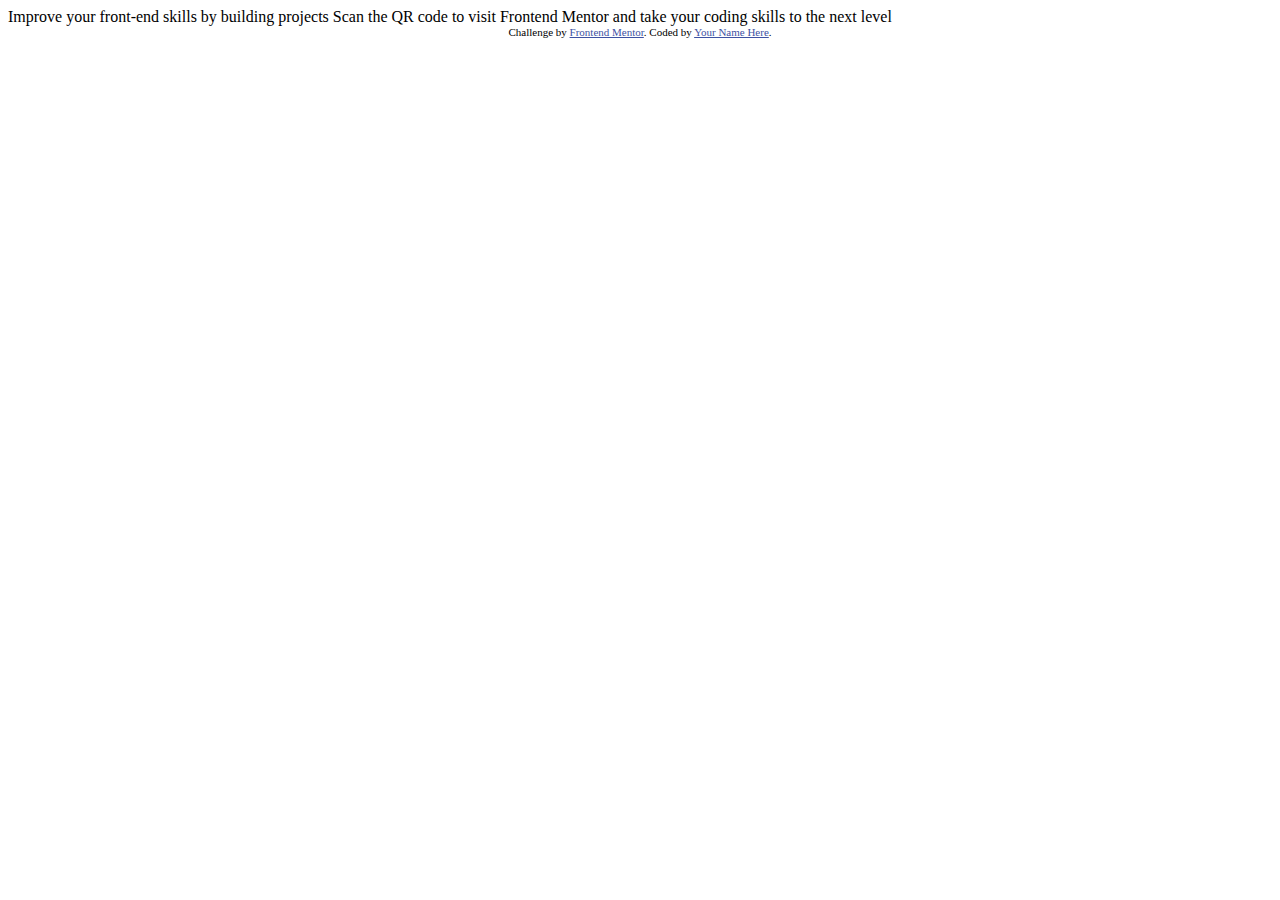
<file: qr-code-component-main/index.html>
<!DOCTYPE html>
<html lang="en">
<head>
  <meta charset="UTF-8">
  <meta name="viewport" content="width=device-width, initial-scale=1.0"> <!-- displays site properly based on user's device -->

  <link rel="icon" type="image/png" sizes="32x32" href="./images/favicon-32x32.png">
  
  <title>Frontend Mentor | QR code component</title>

  <!-- Feel free to remove these styles or customise in your own stylesheet 👍 -->
  <style>
    .attribution { font-size: 11px; text-align: center; }
    .attribution a { color: hsl(228, 45%, 44%); }
  </style>
</head>
<body>

  Improve your front-end skills by building projects

  Scan the QR code to visit Frontend Mentor and take your coding skills to the next level
  
  <div class="attribution">
    Challenge by <a href="https://www.frontendmentor.io?ref=challenge" target="_blank">Frontend Mentor</a>. 
    Coded by <a href="#">Your Name Here</a>.
  </div>
</body>
</html>
</file>
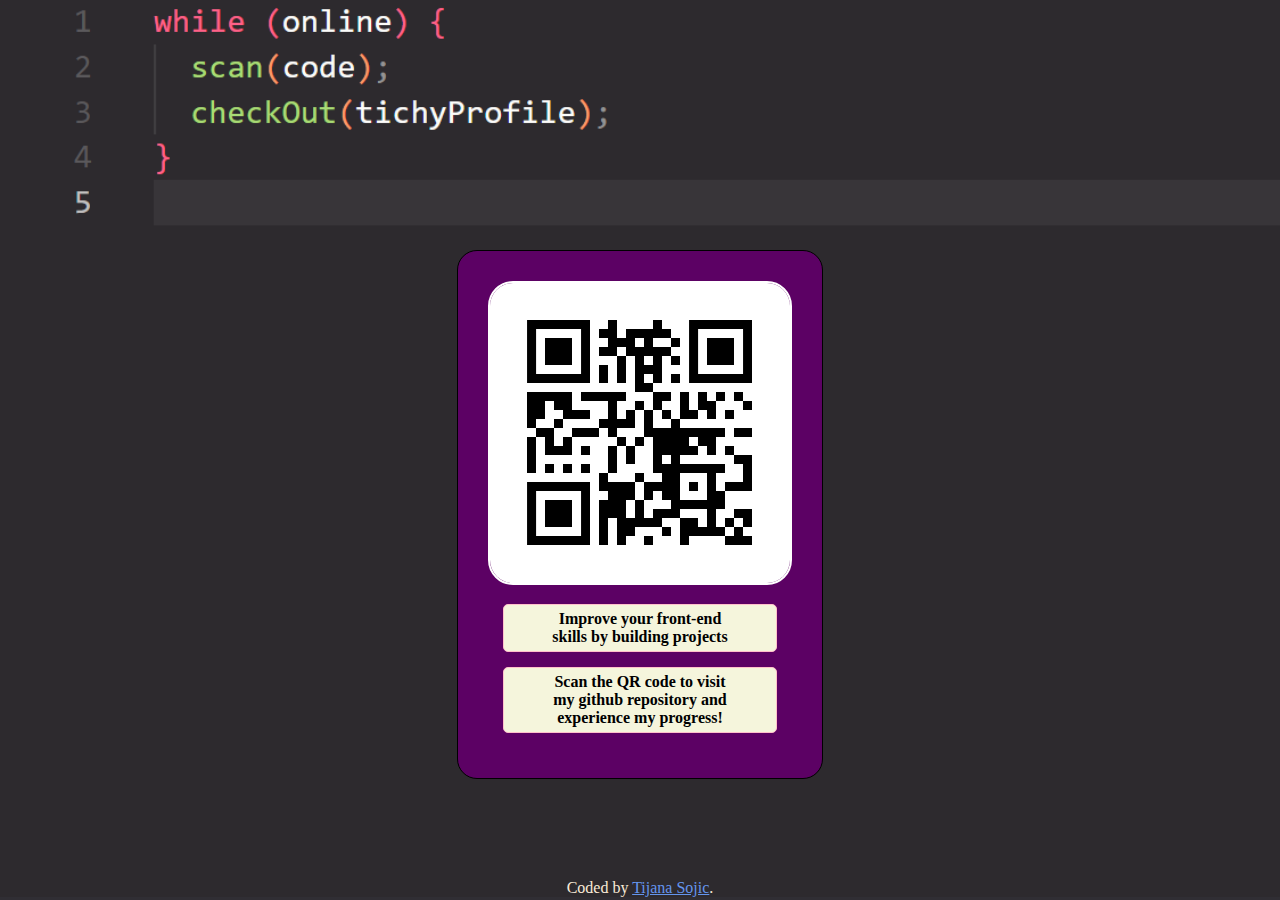
<file: QRcodeprojekat/index.html>
<!DOCTYPE html>
<html lang="en">
  <head>
    <meta charset="UTF-8" />
    <meta name="viewport" content="width=device-width, initial-scale=1.0" />
    <!-- displays site properly based on user's device -->
    <title>Frontend Mentor | QR code component</title>

    <link href="izgledSajta.css" rel="stylesheet" />
  </head>
  <body>
    <div class="pageBody">
      <img src="images/frame.png" />
      <p>Improve your front-end <br />skills by building projects</p>
      <p>
        Scan the QR code to visit<br />
        my github repository and <br />
        experience my progress!
      </p>
    </div>

    <div class="attribution">
      Coded by
      <a href="https://github.com/Tichyyy" target="_blank">Tijana Sojic</a>.
    </div>
  </body>
</html>
</file>
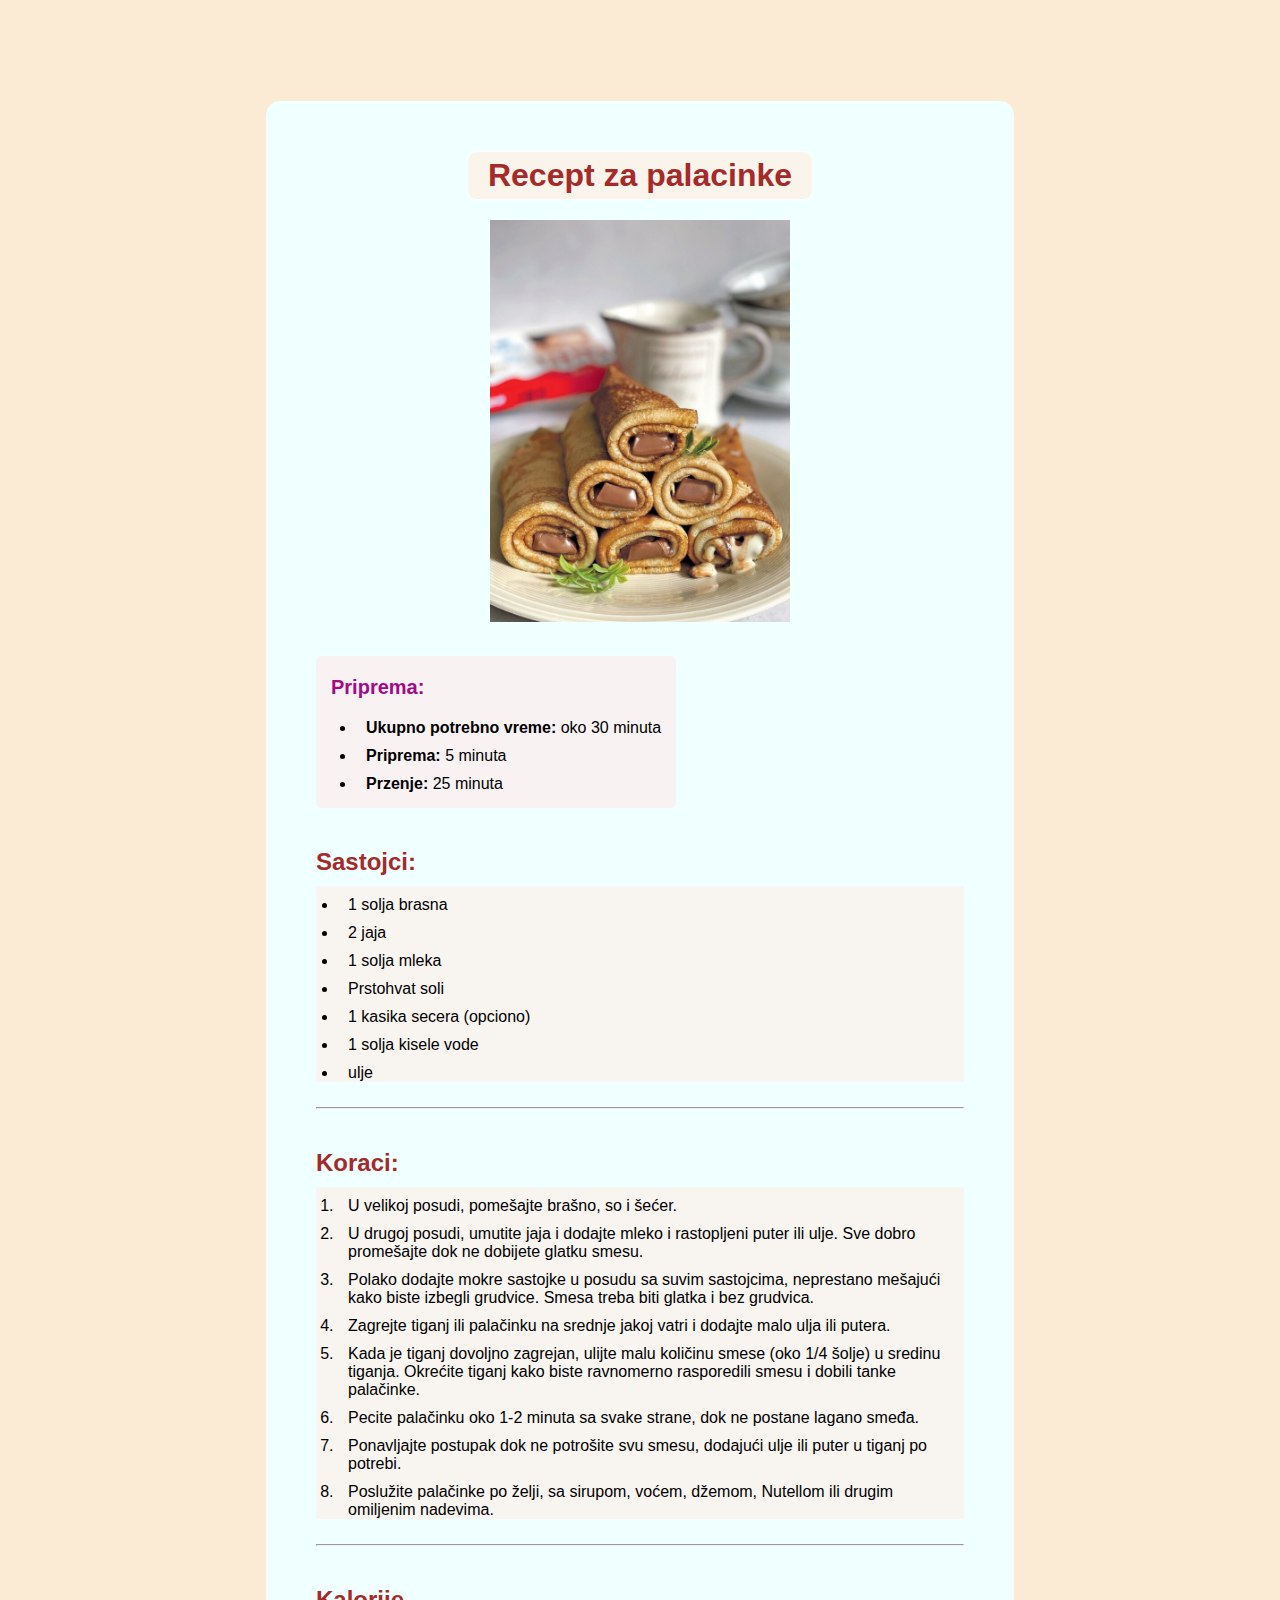
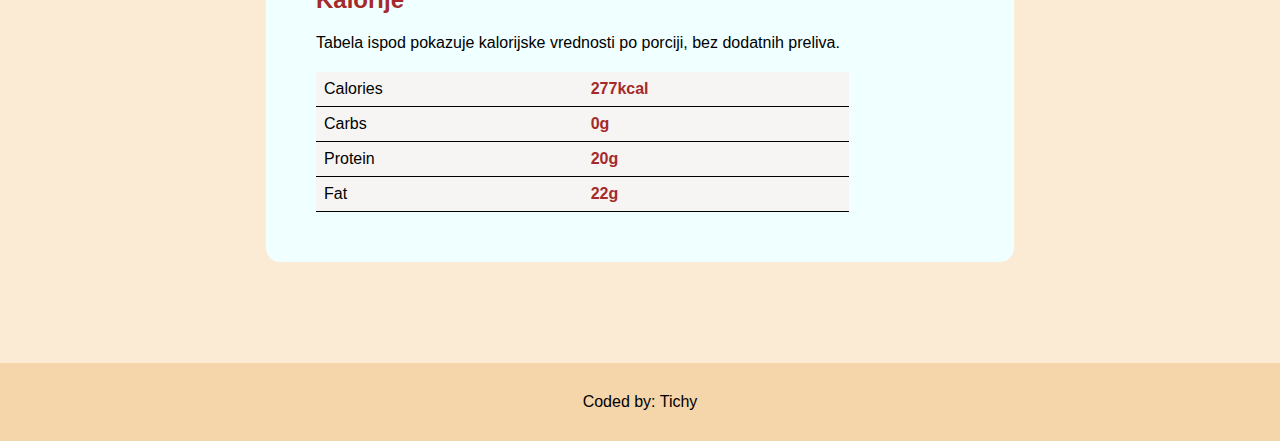
<file: Recept/index.html>
<!DOCTYPE html>
<html lang="en">
  <head>
    <meta charset="UTF-8" />
    <meta name="viewport" content="width=device-width, initial-scale=1.0" />
    <title>Serbian Pancakes Recipe</title>
    <link href="izgled.css" rel="stylesheet" />
  </head>
  <body>
    <div class="recept">
      <h1 id="tema">Recept za palacinke</h1>
      <img id="palacinke" src="images/palacinke.jpg" alt="slika palacinke" />

      <ul class="priprema">
        <p class="pripremaNaziv">Priprema:</p>
        <li><b>Ukupno potrebno vreme:</b> oko 30 minuta</li>
        <li><b>Priprema: </b>5 minuta</li>
        <li><b>Przenje: </b>25 minuta</li>
      </ul>
      <p class="sastojciNaziv">Sastojci:</p>
      <ul class="sastojci">
        <li>1 solja brasna</li>
        <li>2 jaja</li>
        <li>1 solja mleka</li>
        <li>Prstohvat soli</li>
        <li>1 kasika secera (opciono)</li>
        <li>1 solja kisele vode</li>
        <li>ulje</li>
      </ul>
      <hr class="prelaz" />
      <p class="sastojciNaziv">Koraci:</p>
      <ol class="sastojci">
        <li>U velikoj posudi, pomešajte brašno, so i šećer.</li>
        <li>
          U drugoj posudi, umutite jaja i dodajte mleko i rastopljeni puter ili
          ulje. Sve dobro promešajte dok ne dobijete glatku smesu.
        </li>
        <li>
          Polako dodajte mokre sastojke u posudu sa suvim sastojcima, neprestano
          mešajući kako biste izbegli grudvice. Smesa treba biti glatka i bez
          grudvica.
        </li>
        <li>
          Zagrejte tiganj ili palačinku na srednje jakoj vatri i dodajte malo
          ulja ili putera.
        </li>
        <li>
          Kada je tiganj dovoljno zagrejan, ulijte malu količinu smese (oko 1/4
          šolje) u sredinu tiganja. Okrećite tiganj kako biste ravnomerno
          rasporedili smesu i dobili tanke palačinke.
        </li>
        <li>
          Pecite palačinku oko 1-2 minuta sa svake strane, dok ne postane lagano
          smeđa.
        </li>
        <li>
          Ponavljajte postupak dok ne potrošite svu smesu, dodajući ulje ili
          puter u tiganj po potrebi.
        </li>
        <li>
          Poslužite palačinke po želji, sa sirupom, voćem, džemom, Nutellom ili
          drugim omiljenim nadevima.
        </li>
      </ol>
      <hr class="prelaz" />
      <p class="sastojciNaziv">Kalorije</p>
      <div class="tabela">
        <p>
          Tabela ispod pokazuje kalorijske vrednosti po porciji, bez dodatnih
          preliva.
        </p>
        <table>
          <tr>
            <td>Calories</td>
            <td class="boja">277kcal</td>
          </tr>
          <tr>
            <td>Carbs</td>
            <td class="boja">0g</td>
          </tr>
          <tr>
            <td>Protein</td>
            <td class="boja">20g</td>
          </tr>
          <tr>
            <td>Fat</td>
            <td class="boja">22g</td>
          </tr>
        </table>
      </div>
    </div>

    <footer id="futer">Coded by: Tichy</footer>
  </body>
</html>
</file>
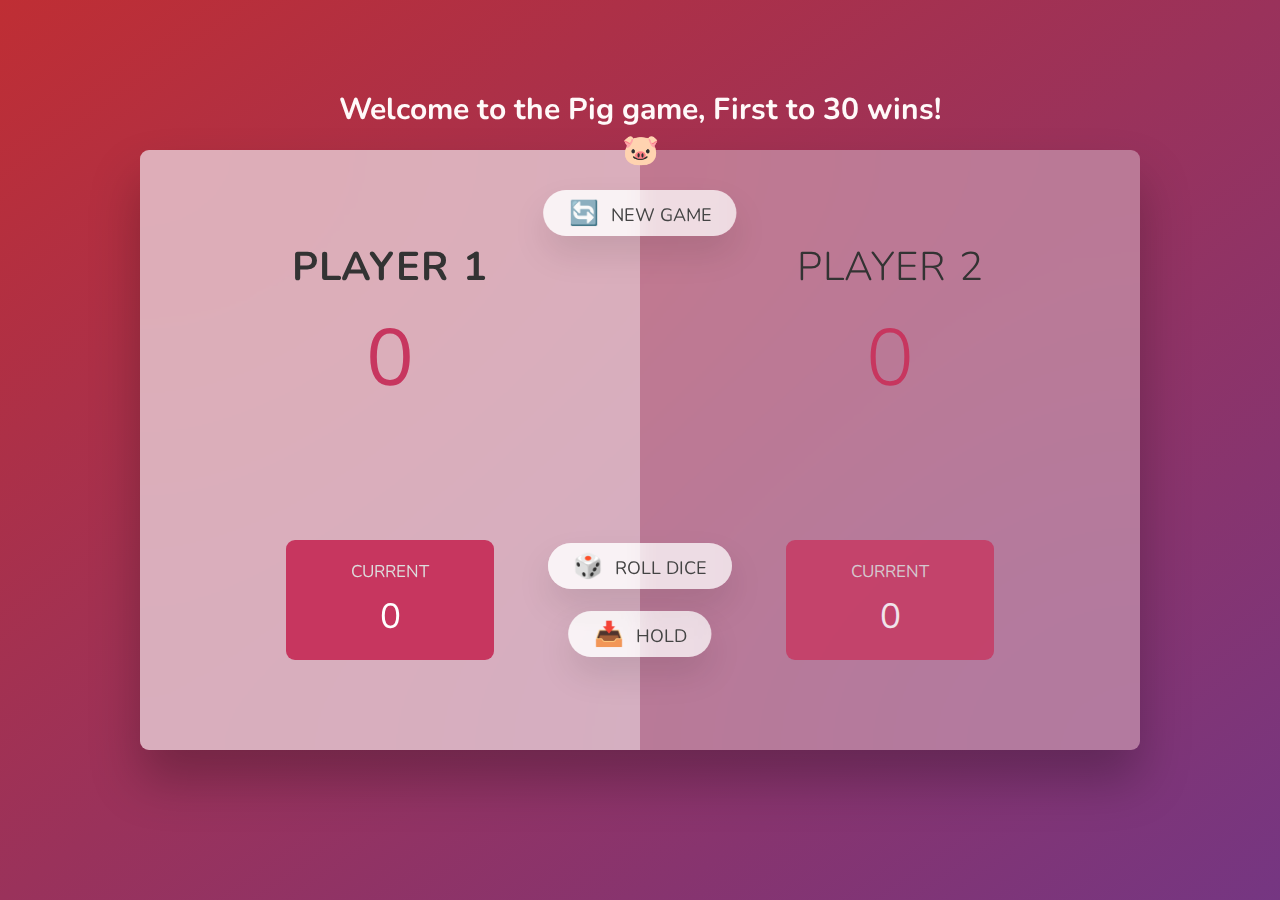
<file: PIG GAME/starter/index.html>
<!DOCTYPE html>
<html lang="en">
  <head>
    <meta charset="UTF-8" />
    <meta name="viewport" content="width=device-width, initial-scale=1.0" />
    <meta http-equiv="X-UA-Compatible" content="ie=edge" />
    <link rel="stylesheet" href="style.css" />
    <title>Pig Game</title>
  </head>
  <h1 class="game-title">Welcome to the Pig game, First to 30 wins! 🐷</h1>
  <body>
    <main>
      <section class="player player--0 player--active">
        <h2 class="name" id="name--0">Player 1</h2>
        <p class="score" id="score--0">43</p>
        <div class="current">
          <p class="current-label">Current</p>
          <p class="current-score" id="current--0">0</p>
        </div>
      </section>
      <section class="player player--1">
        <h2 class="name" id="name--1">Player 2</h2>
        <p class="score" id="score--1">24</p>
        <div class="current">
          <p class="current-label">Current</p>
          <p class="current-score" id="current--1">0</p>
        </div>
      </section>

      <img src="dice-5.png" alt="Playing dice" class="dice" />
      <button class="btn btn--new">🔄 New game</button>
      <button class="btn btn--roll">🎲 Roll dice</button>
      <button class="btn btn--hold">📥 Hold</button>
    </main>
    <script src="script.js"></script>
  </body>
</html>
</file>
<file: QRcodeprojekat/izgledSajta.css>
#boldovano {
  padding: 10px;
}

.pageBody {
  text-align: center;
  border: 1px solid black;
  width: fit-content;
  padding: 30px;
  margin: auto;
  background-color: rgb(92, 1, 100);
  border-radius: 20px;
  margin-top: 250px;
}

.attribution {
  padding-top: 100px;
  text-align: center;
  color: antiquewhite;
}

.attribution a {
  color: cornflowerblue;
}

.attribution a:active {
  color: violet;
}

* {
  padding: 0;
  margin: 0;
  box-sizing: border-box;
}

.pageBody img {
  border: 2px solid white;
  border-radius: 25px;
}

.pageBody p {
  border: 1px solid pink;
  font-weight: bold;
  padding: 5px;
  border-radius: 5px;
  margin: 15px;
  background-color: beige;
}

.pageBody p:hover {
  background-color: rgb(232, 144, 231);
  border-color: aqua;
}

.pageBody img:hover {
  border-color: rgb(223, 104, 183);
}

body {
  margin: auto;
  background-image: url(images/pozadina.png);
  background-repeat: no-repeat;
  background-size: cover;
  background-color: rgb(48, 46, 52);
}
</file>
<file: Recept/izgled.css>
#palacinke {
  width: 300px;
}

.priprema {
  font-family: Verdana, Geneva, Tahoma, sans-serif;
  background-color: rgb(248, 242, 243);
  border-radius: 5px;
  width: fit-content;
  padding: 15px;
  margin-top: 30px;
}
.priprema li {
  padding-left: 10px;
  padding-top: 10px;
  text-align: left;
  margin-left: 25px;
}

.priprema p {
  font-size: 20px;
  color: rgb(164, 9, 136);
}

.pripremaNaziv {
  text-align: left;
  padding-bottom: 10px;
  padding-top: 5px;
  font-size: 25px;
  font-weight: bold;
  color: brown;
}

.sastojci {
  font-family: Verdana, Geneva, Tahoma, sans-serif;
  background-color: rgb(248, 244, 240);
}

.sastojci li {
  padding-left: 10px;
  padding-top: 10px;
  text-align: left;
  margin-left: 22px;
}

.sastojciNaziv {
  font-family: Verdana, Geneva, Tahoma, sans-serif;
  text-align: left;
  margin-top: 40px;
  padding-bottom: 10px;
  font-size: 24px;
  font-weight: bold;
  color: brown;
}

.recept {
  font-family: Verdana, Geneva, Tahoma, sans-serif;
  width: 750px;
  text-wrap: wrap;
  padding: 50px;
  margin: auto;
  text-align: center;
  border: 1px solid rgb(251, 234, 212);
  margin-top: 100px;
  background-color: azure;
  border-radius: 15px;
  margin-bottom: 100px;
}

* {
  padding: 0;
  margin: 0;
  box-sizing: border-box;
}

body {
  background-color: rgb(251, 234, 212);
}

.prelaz {
  margin-top: 25px;
}

.tabela {
  text-align: left;
}

.tabela p {
  padding-top: 10px;
  padding-bottom: 20px;
}

.tabela td {
  text-align: left;
  border-bottom: 1px solid black;
  padding: 8px;
  padding-right: 200px;
}

.tabela table {
  border-collapse: collapse;
  background-color: rgb(246, 245, 243);
}

.boja {
  color: brown;
  font-weight: bold;
}

#futer {
  text-align: center;
  padding-top: 30px;
  padding-bottom: 30px;
  font-family: "Gill Sans", "Gill Sans MT", Calibri, "Trebuchet MS", sans-serif;
  background-color: rgb(245, 213, 170);
}

#tema {
  font-family: "Segoe UI", Tahoma, Geneva, Verdana, sans-serif;
  color: brown;
  width: fit-content;
  margin: auto;
  border: 1px solid white;
  background-color: rgb(251, 244, 235);
  padding: 5px;
  padding-left: 20px;
  padding-right: 20px;
  margin-bottom: 20px;
  border-radius: 10px;
}
</file>
<file: PIG GAME/starter/style.css>
@import url('https://fonts.googleapis.com/css2?family=Nunito&display=swap');

* {
  margin: 0;
  padding: 0;
  box-sizing: inherit;
}

html {
  font-size: 62.5%;
  box-sizing: border-box;
}

body {
  font-family: 'Nunito', sans-serif;
  font-weight: 400;
  height: 100vh;
  color: #333;
  background-image: linear-gradient(to top left, #753682 0%, #bf2e34 100%);
  display: flex;
  align-items: center;
  justify-content: center;
}

/* LAYOUT */
main {
  position: relative;
  width: 100rem;
  height: 60rem;
  background-color: rgba(255, 255, 255, 0.35);
  backdrop-filter: blur(200px);
  filter: blur();
  box-shadow: 0 3rem 5rem rgba(0, 0, 0, 0.25);
  border-radius: 9px;
  overflow: hidden;
  display: flex;
}

.player {
  flex: 50%;
  padding: 9rem;
  display: flex;
  flex-direction: column;
  align-items: center;
  transition: all 0.75s;
}

/* ELEMENTS */
.name {
  position: relative;
  font-size: 4rem;
  text-transform: uppercase;
  letter-spacing: 1px;
  word-spacing: 2px;
  font-weight: 300;
  margin-bottom: 1rem;
}

.score {
  font-size: 8rem;
  font-weight: 300;
  color: #c7365f;
  margin-bottom: auto;
}

.player--active {
  background-color: rgba(255, 255, 255, 0.4);
}
.player--active .name {
  font-weight: 700;
}
.player--active .score {
  font-weight: 400;
}

.player--active .current {
  opacity: 1;
}

.current {
  background-color: #c7365f;
  opacity: 0.8;
  border-radius: 9px;
  color: #fff;
  width: 65%;
  padding: 2rem;
  text-align: center;
  transition: all 0.75s;
}

.current-label {
  text-transform: uppercase;
  margin-bottom: 1rem;
  font-size: 1.7rem;
  color: #ddd;
}

.current-score {
  font-size: 3.5rem;
}

/* ABSOLUTE POSITIONED ELEMENTS */
.btn {
  position: absolute;
  left: 50%;
  transform: translateX(-50%);
  color: #444;
  background: none;
  border: none;
  font-family: inherit;
  font-size: 1.8rem;
  text-transform: uppercase;
  cursor: pointer;
  font-weight: 400;
  transition: all 0.2s;

  background-color: white;
  background-color: rgba(255, 255, 255, 0.6);
  backdrop-filter: blur(10px);

  padding: 0.7rem 2.5rem;
  border-radius: 50rem;
  box-shadow: 0 1.75rem 3.5rem rgba(0, 0, 0, 0.1);
}

.btn::first-letter {
  font-size: 2.4rem;
  display: inline-block;
  margin-right: 0.7rem;
}

.btn--new {
  top: 4rem;
}
.btn--roll {
  top: 39.3rem;
}
.btn--hold {
  top: 46.1rem;
}

.btn:active {
  transform: translate(-50%, 3px);
  box-shadow: 0 1rem 2rem rgba(0, 0, 0, 0.15);
}

.btn:focus {
  outline: none;
}

.hidden {
  display: none;
}

.dice {
  position: absolute;
  left: 50%;
  top: 16.5rem;
  transform: translateX(-50%);
  height: 10rem;
  box-shadow: 0 2rem 5rem rgba(0, 0, 0, 0.2);
}

.player--winner {
  background-color: #ff73a8; /* Promenite boju pozadine */
  transform: scale(1.1); /* Uvećajte veličinu elementa */
  transition: transform 0.3s ease-in-out; /* Dodajte efekat tranzicije */
}

.player--winner .name {
  font-weight: 700;
  color: #340535;
}
/* Stilizacija naslova Pig Game */
/* Stilizacija naslova Pig Game */
.game-title {
  text-align: center; /* Centriranje teksta */
  color: #fff9f9; /* Boja teksta */
  font-size: 3rem; /* Veličina fonta */
  margin-top: 3rem; /* Margina na vrhu */
  position: absolute; /* Apsolutno pozicioniranje */
  top: 10rem; /* Pomera naslov vertikalno na 50% visine roditeljskog elementa */
  left: 50%; /* Pomera naslov horizontalno na 50% širine roditeljskog elementa */
  transform: translate(-50%, -50%); /* Centrira naslov tačno na sredinu */
  z-index: 9999; /* Postavlja naslov iznad ostalog sadržaja */
}
</file>
